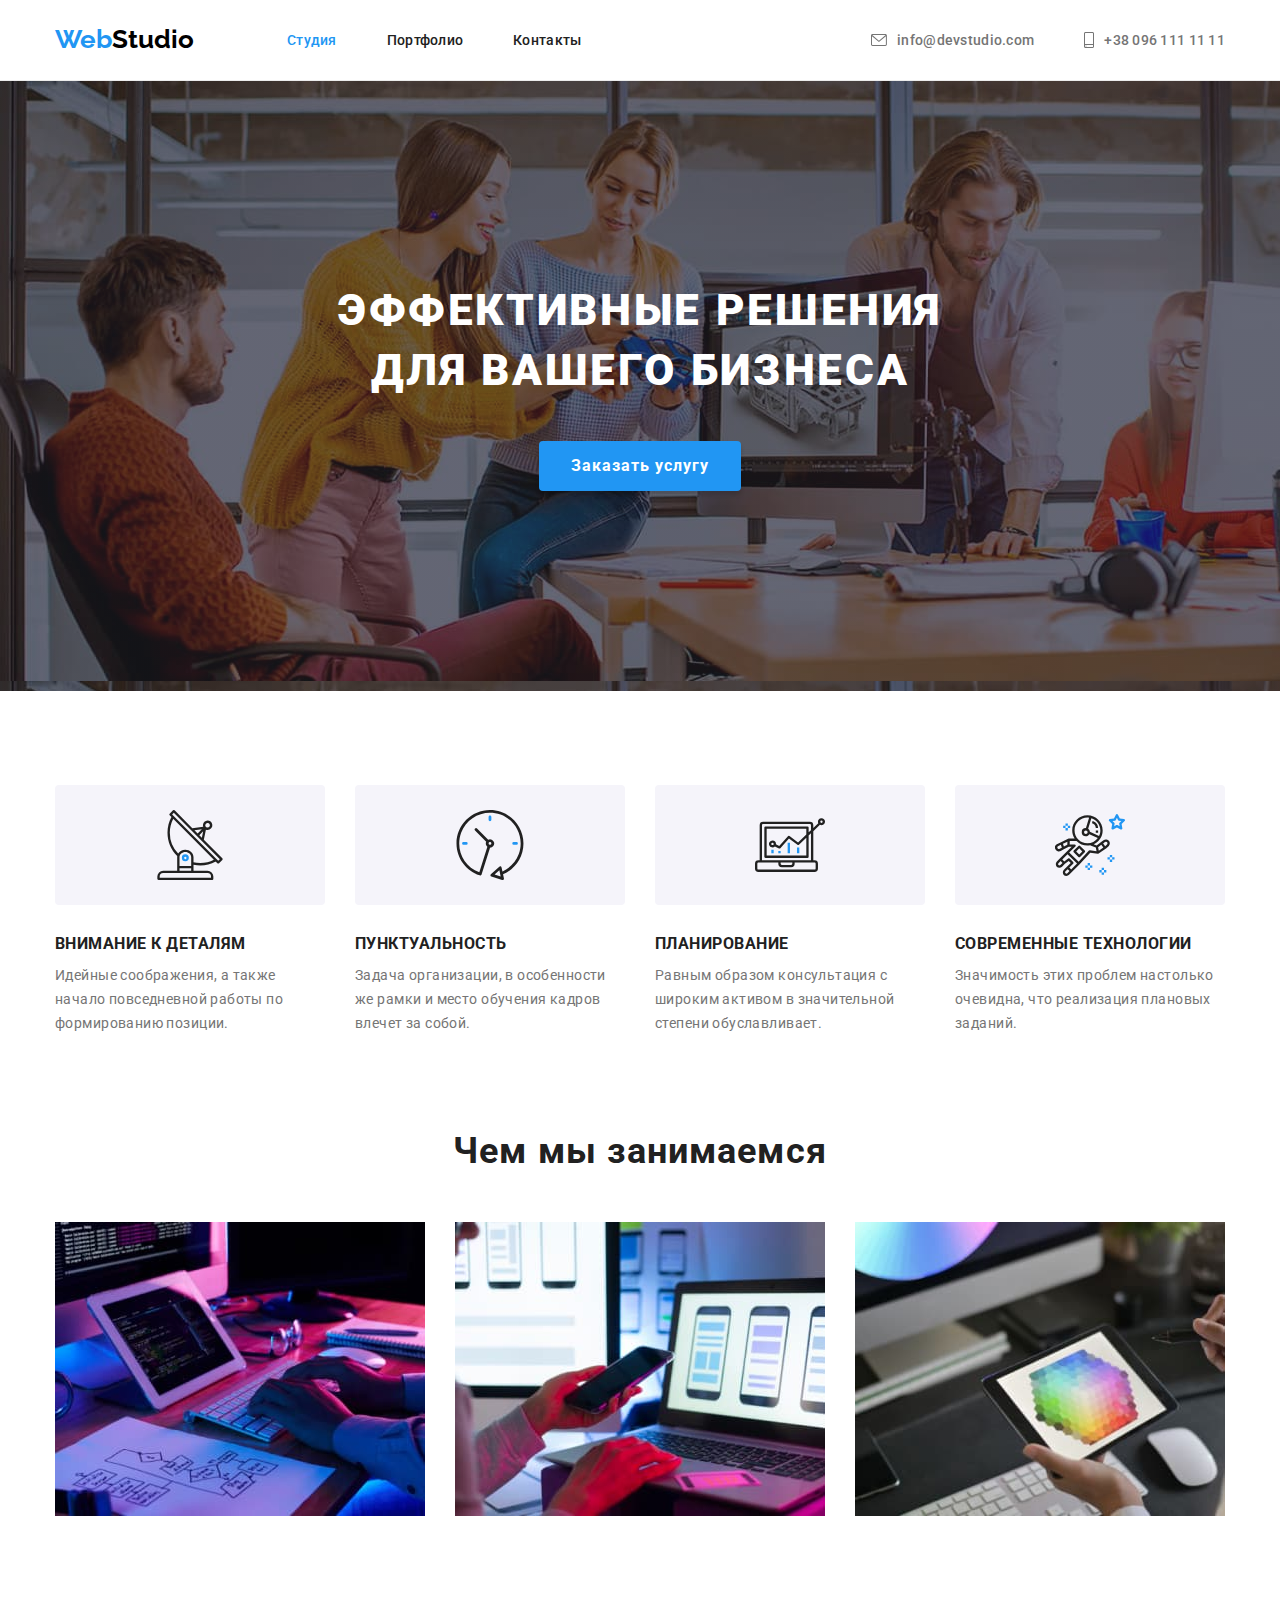
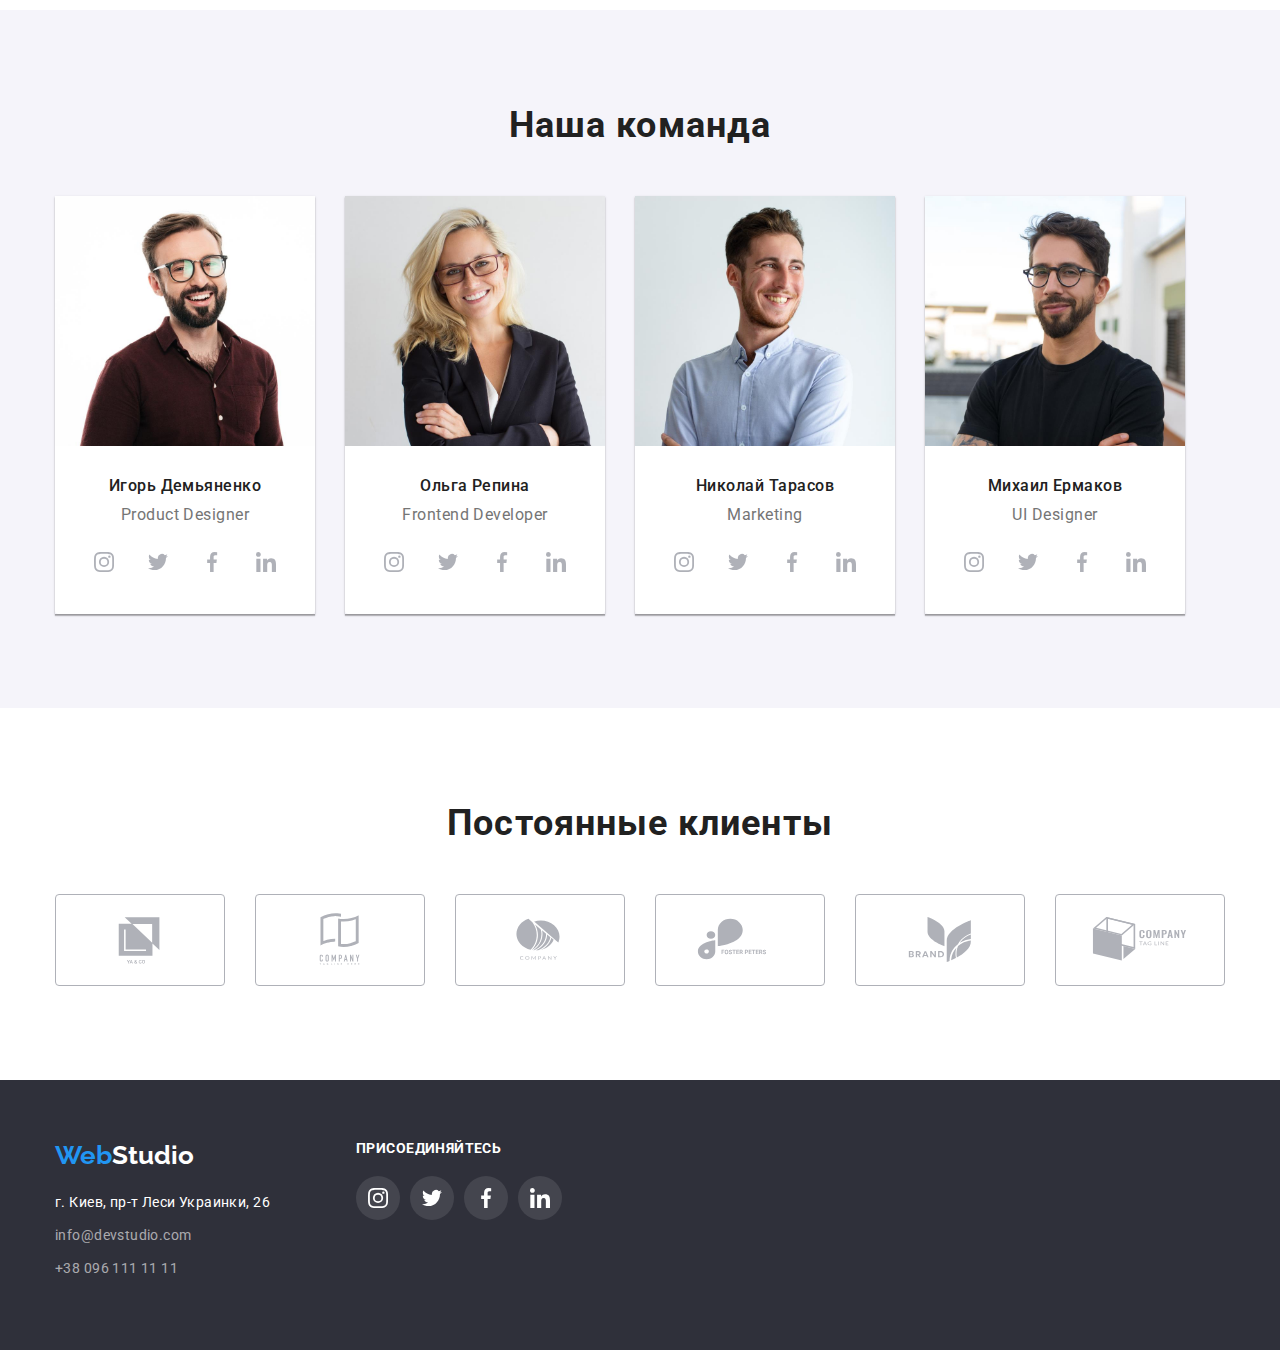
<file: index.html>
<!DOCTYPE html>
<html lang="ru">
<head>
    <meta charset="UTF-8">
    <meta http-equiv="X-UA-Compatible" content="IE=edge">
    <meta name="viewport" content="width=device-width, initial-scale=1.0">
    <title>WebStudio</title>
    <link rel="preconnect" href="https://fonts.gstatic.com">
    <link rel="stylesheet" href="https://fonts.googleapis.com/css2?family=Raleway:wght@700&family=Roboto:wght@400;500;700;900&display=swap">
    <link rel="stylesheet" href="https://cdnjs.cloudflare.com/ajax/libs/modern-normalize/1.0.0/modern-normalize.min.css" />
    <link rel="stylesheet" href="./css/styles.css"> 
</head>

<body>

    <header class="header">
        <div class="container main-nav">
            <!--<nav class="nav-menu"> -->
            <nav class="nav-list">
                <a class="logo link" href="./index.html"><span class="web">Web</span>Studio</a>  
                <ul class="site-list list">
                    <li class="item"><a href="./index.html" class="link current">Студия</a></li>
                    <li class="item"><a href="./portfolio.html" class="link">Портфолио</a></li>
                    <li class="item"><a href="" class="link">Контакты</a></li>
                </ul> 
            </nav>
            <ul class="contact-list list">
                <li class="item">
                    <a href="mailto:info@devstudio.com" class="link">
                        <svg class="e-mail-icon icon">
                            <use href="./images/symbol-defs.svg#icon-e-mail"></use>
                        </svg>
                        info@devstudio.com
                    </a>
                </li>
                <li class="item">
                    <a href="tel:+380961111111" class="link">
                        <svg class="smartphone-icon icon">
                            <use href="./images/symbol-defs.svg#icon-smartphone"></use>
                        </svg>
                        +38 096 111 11 11
                    </a>
                </li>
            </ul>
        </div>
    </header>

    <main>
        <!--hero--> 
        <section class="hero"> 
            <div class="container">
                <h1  class="title">Эффективные решения для вашего бизнеса</h1>
                <button type="button" class="order-service">Заказать услугу</button>
            </div>
        </section>
        <!-- Особенности -->
        <section class="features">
            <div class="container">
                <h2 class="title visually-hidden">Особенности</h2>
                <ul class="features-list list"> 
                    <li class="item">
                        <div class="features-svg">
                            <svg class="svg">
                                <use href="./images/symbol-defs.svg#icon-antenna"></use>
                            </svg>
                        </div>        
                        <h3 class="title">Внимание к деталям</h3>
                        <p class="text">Идейные соображения, а также начало повседневной работы по формированию позиции.</p>
                    </li>
                    <li class="item">
                        <div class="features-svg">
                            <svg class="svg">
                                <use href="./images/symbol-defs.svg#icon-clock"></use>
                            </svg>
                        </div>
                        <h3 class="title">Пунктуальность</h3>
                        <p class="text">Задача организации, в особенности же рамки и место обучения кадров влечет за собой.</p>
                    </li>
                    <li class="item">
                        <div class="features-svg">
                            <svg class="svg">
                                <use href="./images/symbol-defs.svg#icon-diagram"></use>
                            </svg>
                        </div>
                        <h3 class="title">Планирование</h3>
                        <p class="text">Равным образом консультация с широким активом в значительной степени обуславливает.</p>
                    </li>
                    <li class="item">
                        <div class="features-svg">
                            <svg class="svg">
                                <use href="./images/symbol-defs.svg#icon-astronaut"></use>
                            </svg>
                        </div>
                        <h3 class="title">Современные технологии</h3>
                        <p class="text">Значимость этих проблем настолько очевидна, что реализация плановых заданий.</p>
                    </li>
                </ul>
            </div>
        </section>
        <!-- Чем мы занимаемся-->
        <section class="activities">
            <div class="container">
                <h2 class="title">Чем мы занимаемся</h2>
                <ul class="activities-list list">
                    <li class="item"><img src="./images/box1.jpg" alt="Кодинг" width="294" class="img"></li>
                    <li class="item"><img src="./images/box2.jpg" alt="Адаптивная вертска" width="294" class="img"></li>
                    <li class="item"><img src="./images/box3.jpg" alt="Дизайн" width="294" class="img"></li>
                </ul>
            </div>
        </section>
        <!-- Наша команда-->
        <section class="team">
            <div class="container">
                <h2 class="title">Наша команда</h2>
                <ul class="team-list list">
                    <li class="item">
                        <div class="item-description">
                            <img src="./images/demianenko.jpg" alt="Игорь Демьяненко" width="260" class="img">
                            <div class="team-description">
                                <h3 class="title">Игорь Демьяненко</h3>
                                <p class="text">Product Designer</p>
                                <ul class="social list">
                                    <li class="item">
                                        <a href="" class="social-item link">
                                            <svg class="svg">
                                                <use href="./images/symbol-defs.svg#icon-instagram"></use>
                                            </svg>
                                        </a>
                                    </li>
                                    <li class="item">
                                        <a href="" class="social-item link">
                                            <svg class="svg">
                                                <use href="./images/symbol-defs.svg#icon-twitter"></use>
                                            </svg>
                                        </a>
                                    </li>
                                    <li class="item">
                                        <a href="" class="social-item link">
                                            <svg class="svg">
                                                <use href="./images/symbol-defs.svg#icon-facebook"></use>
                                            </svg>
                                        </a>
                                    </li>
                                    <li class="item">
                                        <a href="" class="social-item link">
                                            <svg class="svg">
                                                <use href="./images/symbol-defs.svg#icon-linkedin"></use>
                                            </svg>
                                        </a>
                                    </li>
                                </ul>
                            </div>
                        </div>
                    </li>
                    <li class="item">
                        <div class="item-description">
                            <img src="./images/repina.jpg" alt="Ольга Репина" width="260" class="img">
                            <div class="team-description">
                                <h3 class="title">Ольга Репина</h3>
                                <p class="text">Frontend Developer</p>
                                <ul class="social list">
                                    <li class="item">
                                        <a href="" class="social-item link">
                                            <svg class="svg">
                                                <use href="./images/symbol-defs.svg#icon-instagram"></use>
                                            </svg>
                                        </a>
                                    </li>
                                    <li class="item">
                                        <a href="" class="social-item link">
                                            <svg class="svg">
                                                <use href="./images/symbol-defs.svg#icon-twitter"></use>
                                            </svg>
                                        </a>
                                    </li>
                                    <li class="item">
                                        <a href="" class="social-item link">
                                            <svg class="svg">
                                                <use href="./images/symbol-defs.svg#icon-facebook"></use>
                                            </svg>
                                        </a>
                                    </li>
                                    <li class="item">
                                        <a href="" class="social-item link">
                                            <svg class="svg">
                                                <use href="./images/symbol-defs.svg#icon-linkedin"></use>
                                            </svg>
                                        </a>
                                    </li>
                                </ul>
                            </div>
                        </div>
                    </li>
                    <li class="item">
                        <div class="item-description">
                            <img src="./images/tarasov.jpg" alt="Николай Тарасов" width="260" class="img">
                            <div class="team-description">
                                <h3 class="title">Николай Тарасов</h3>
                                <p class="text">Marketing</p>
                                <ul class="social list">
                                    <li class="item">
                                        <a href="" class="social-item link">
                                            <svg class="svg">
                                                <use href="./images/symbol-defs.svg#icon-instagram"></use>
                                            </svg>
                                        </a>
                                    </li>
                                    <li class="item">
                                        <a href="" class="social-item  link">
                                            <svg class="svg">
                                                <use href="./images/symbol-defs.svg#icon-twitter"></use>
                                             </svg>
                                        </a>
                                    </li>
                                    <li class="item">
                                        <a href="" class="social-item link">
                                            <svg class="svg">
                                                <use href="./images/symbol-defs.svg#icon-facebook"></use>
                                            </svg>
                                        </a>
                                    </li>
                                    <li class="item">
                                        <a href="" class="social-item link">
                                            <svg class="svg">
                                                <use href="./images/symbol-defs.svg#icon-linkedin"></use>
                                            </svg>
                                        </a>
                                    </li>
                                </ul>
                            </div>
                        </div>
                    </li>
                    <li class="item">
                        <div class="item-description">
                            <img src="./images/ermakov.jpg" alt="Михаил Ермаков" width="260" class="img">
                            <div class="team-description">
                                <h3 class="title">Михаил Ермаков</h3>
                                <p class="text">UI Designer</p>
                                <ul class="social list">
                                    <li class="item">
                                        <a href="" class="social-item link">
                                            <svg class="svg">
                                                <use href="./images/symbol-defs.svg#icon-instagram"></use>
                                            </svg>
                                        </a>
                                    </li>
                                    <li class="item">
                                        <a href="" class="social-item link">
                                            <svg class="svg">
                                                <use href="./images/symbol-defs.svg#icon-twitter"></use>
                                            </svg>
                                        </a>
                                    </li>
                                    <li class="item">
                                        <a href="" class="social-item link">
                                            <svg class="svg">
                                                <use href="./images/symbol-defs.svg#icon-facebook"></use>
                                            </svg>
                                        </a>
                                    </li>
                                    <li class="item">
                                        <a href="" class="social-item link">
                                            <svg class="svg">
                                                <use href="./images/symbol-defs.svg#icon-linkedin"></use>
                                            </svg>
                                        </a>    
                                    </li>
                                </ul>
                            </div>
                        </div>
                    </li>
                </ul>
        </div>
        </section>

        <!-- постоянные клиенты-->
        <section class="regular-customers">
            <div class="container">
                <h2 class="title">Постоянные клиенты</h2>
                <ul class="customers list">
                    <li class="item">
                        <a href="" class="link">
                            <svg class="svg">
                                <use href="./images/symbol-defs.svg#icon-company1"></use>
                            </svg>
                        </a>
                    </li>
                    <li class="item">
                        <a href="" class="link">
                            <svg class="svg">
                                <use href="./images/symbol-defs.svg#icon-company2"></use>
                            </svg>
                        </a>
                    </li>
                    <li class="item">
                        <a href="" class="link">
                            <svg class="svg">
                                <use href="./images/symbol-defs.svg#icon-company3"></use>
                            </svg>
                        </a>
                    </li>
                    <li class="item">
                        <a href="" class="link">
                            <svg class="svg">
                                <use href="./images/symbol-defs.svg#icon-company4"></use>
                            </svg>
                        </a>
                    </li>
                    <li class="item">
                        <a href="" class="link">
                            <svg class="svg">
                                <use href="./images/symbol-defs.svg#icon-company5"></use>
                            </svg>
                        </a>
                    </li>
                    <li class="item">
                        <a href="" class="link">
                            <svg class="svg">
                                <use href="./images/symbol-defs.svg#icon-company6"></use>
                            </svg>
                        </a>
                    </li>
                </ul>
            </div>
        </section>

    </main>

    <footer class="footer">
        <div class="container">
            <div class="column-1">
                <a href="./index.html" class="logo link"><span class="web">Web</span>Studio</a>
                <address class="footer-address">
                    <p class="item-address">г. Киев, пр-т Леси Украинки, 26</p>
                    <ul class="footer-address-list">
                        <li class="item"><a href="mailto:info@devstudio.com" class="link">info@devstudio.com</a></li>
                        <li class="item"><a href="tel:+380961111111" class=" link">+38 096 111 11 11</a></li>
                    </ul>
                </address>
            </div>
            <div class="column-2">
                <p class="text">присоединяйтесь</p>
                <ul class="social-list list">
                    <li class="social-item">
                        <a href="" class="social-link link">
                            <svg class="footer-svg">
                                <use href="./images/symbol-defs.svg#icon-instagram"></use>
                            </svg>
                        </a>
                    </li>
                    <li class="social-item">
                        <a href="" class="social-link link">
                            <svg class="footer-svg">
                                <use href="./images/symbol-defs.svg#icon-twitter"></use>
                            </svg>
                        </a>
                    </li>
                    <li class="social-item">
                        <a href="" class="social-link link">
                            <svg class="footer-svg">
                                <use href="./images/symbol-defs.svg#icon-facebook"></use>
                            </svg>
                        </a>
                    </li>
                    <li class="social-item">
                        <a href="" class="social-link link">
                            <svg class="footer-svg">
                                <use href="./images/symbol-defs.svg#icon-linkedin"></use>
                            </svg>
                        </a>
                    </li>
                </ul>
            </div>    
        </div>
    </footer>

</body>
</html>
</file>
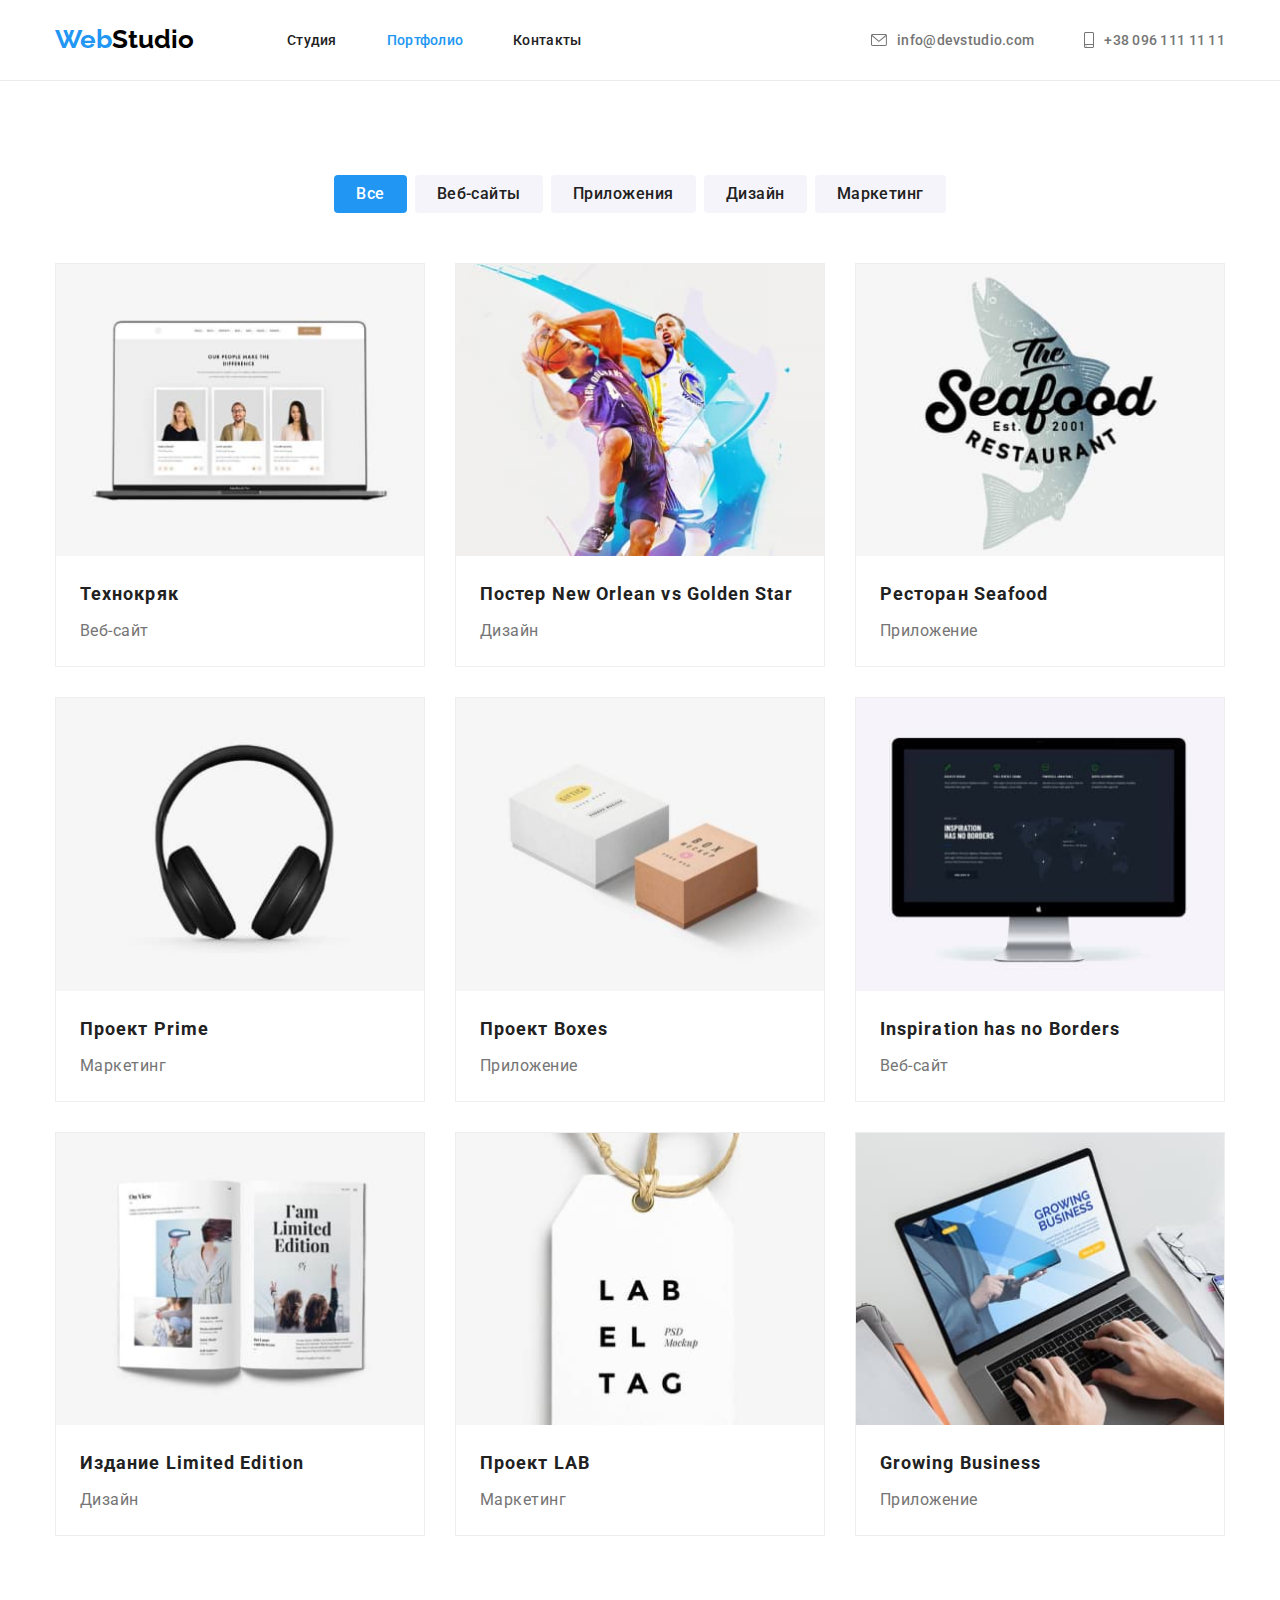
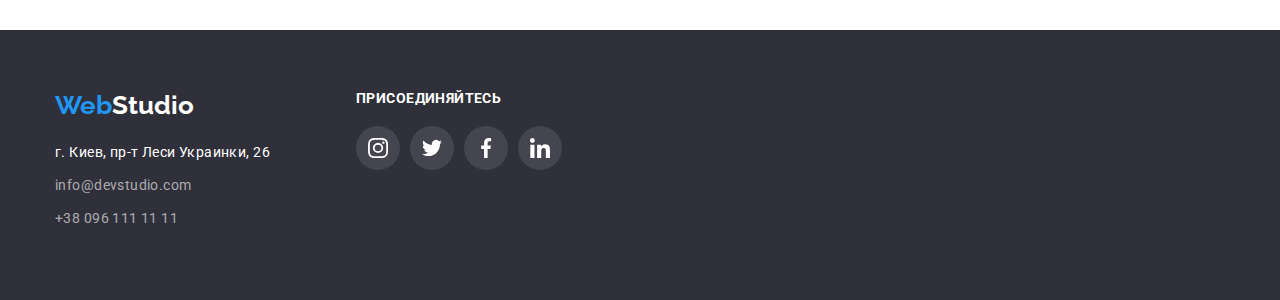
<file: portfolio.html>
<!DOCTYPE html>
<html lang="ru">
<head>
    <meta charset="UTF-8">
    <meta http-equiv="X-UA-Compatible" content="IE=edge">
    <meta name="viewport" content="width=device-width, initial-scale=1.0">
    <title>Портфолио</title>
    <link rel="preconnect" href="https://fonts.gstatic.com">
    <link rel="stylesheet" href="https://fonts.googleapis.com/css2?family=Raleway:wght@700&family=Roboto:wght@400;500;700;900&display=swap">
    <link rel="stylesheet" href="https://cdnjs.cloudflare.com/ajax/libs/modern-normalize/1.0.0/modern-normalize.min.css" />
    <link rel="stylesheet" href="./css/styles.css">
</head>

<body>
    <header class="header">
        <div class="container main-nav">
            <!--<nav class="nav-menu"> -->
            <nav class="nav-list">
                <a class="logo link" href="./index.html"><span class="web">Web</span>Studio</a>
                <ul class="site-list list">
                    <li class="item"><a href="./index.html" class="link">Студия</a></li>
                    <li class="item"><a href="./portfolio.html" class="link current">Портфолио</a></li>
                    <li class="item"><a href="" class="link">Контакты</a></li>
                </ul>
            </nav>
            <ul class="contact-list list">
                <li class="item">
                    <a href="mailto:info@devstudio.com" class="link">
                        <svg class="e-mail-icon icon">
                            <use href="./images/symbol-defs.svg#icon-e-mail"></use>
                        </svg>
                        info@devstudio.com
                    </a>
                </li>
                <li class="item">
                    <a href="tel:+380961111111" class="link">
                        <svg class="smartphone-icon icon">
                            <use href="./images/symbol-defs.svg#icon-smartphone"></use>
                        </svg>
                        +38 096 111 11 11
                    </a>
                </li>
            </ul>
        </div>
    </header>

    <main>
        <section class="portfolio">
            <div class="container">
                <h2 class="title visually-hidden">Портфолио</h2>
                <ul class="filters list">
                    <li class="item"><button type="button" class="filters-button active">Все</button></li>
                    <li class="item"><button type="button" class="filters-button">Веб-сайты</button></li>
                    <li class="item"><button type="button" class="filters-button">Приложения</button></li>
                    <li class="item"><button type="button" class="filters-button">Дизайн</button></li>
                    <li class="item"><button type="button" class="filters-button">Маркетинг</button></li>
                </ul>
                <ul class="projects list">
                    <li class="item">
                        <a href="" class="link">
                            <img src="./images/tehnokryak.jpg" alt="Технокряк" width="370" class="img">
                            <div class="projects-description">
                                <h3 class="title">Технокряк</h3>
                                <p class="text">Веб-сайт</p>
                            </div>    
                        </a>
                    </li>
                    <li class="item">
                        <a href="" class="link">
                            <img src="./images/newOrlean.jpg" alt="Постер New Orlean vs Golden Star" width="370" class="img">
                            <div class="projects-description">
                                <h3 class="title">Постер New Orlean vs Golden Star</h3>
                                <p class="text">Дизайн</p>
                            </div>
                        </a>
                    </li>
                    <li class="item">
                        <a href="" class="link">
                            <img src="./images/seafood.jpg" alt="Ресторан Seafood" width="370" class="img">
                            <div class="projects-description">
                                <h3 class="title">Ресторан Seafood</h3>
                                <p class="text">Приложение</p>
                            </div>
                        </a>
                    </li>
                    <li class="item">
                        <a href="" class="link">
                            <img src="./images/prime.jpg" alt="Проект Prime" width="370" class="img">
                            <div class="projects-description">
                                <h3 class="title">Проект Prime</h3>
                                <p class="text">Маркетинг</p>
                            </div>
                        </a>
                    </li>
                    <li class="item">
                        <a href="" class="link">
                            <img src="./images/Boxes.jpg" alt="Проект Boxes" width="370" class="img">
                            <div class="projects-description">
                                <h3 class="title">Проект Boxes</h3>
                                <p class="text">Приложение</p>
                            </div>
                        </a>
                    </li>
                    <li class="item">
                        <a href="" class="link">
                            <img src="./images/inspirationHasNoBorders.jpg" alt="Inspiration has no Borders" width="370" class="img">
                            <div class="projects-description">
                                <h3 class="title">Inspiration has no Borders</h3>
                                <p class="text">Веб-сайт</p>
                            </div>
                        </a>
                    </li>
                    <li class="item">
                        <a href="" class="link">
                            <img src="./images/limitedEdition.jpg" alt="Издание Limited Edition" width="370" class="img">
                            <div class="projects-description">
                                <h3 class="title">Издание Limited Edition</h3>
                                <p class="text">Дизайн</p>
                            </div>
                        </a>
                    </li>
                    <li class="item">
                        <a href="" class="link">
                            <img src="./images/lab.jpg" alt="Проект LAB" width="370" class="img">
                            <div class="projects-description">
                                <h3 class="title">Проект LAB</h3>
                                <p class="text">Маркетинг</p>
                            </div>
                        </a>
                    </li>
                    <li class="item">
                        <a href="" class="link">
                            <img src="./images/growingBusiness.jpg" alt="Growing Business" width="370" class="img">
                            <div class="projects-description">
                                <h3 class="title">Growing Business</h3>
                                <p class="text">Приложение</p>
                            </div>    
                        </a>
                    </li>
                </ul>
            </div>        
        </section>    
    </main>

    <footer class="footer">
        <div class="container">
            <div class="column-1">
                <a href="./index.html" class="logo link"><span class="web">Web</span>Studio</a>
                <address class="footer-address">
                    <p class="item-address">г. Киев, пр-т Леси Украинки, 26</p>
                    <ul class="footer-address-list">
                        <li class="item"><a href="mailto:info@devstudio.com" class="link">info@devstudio.com</a></li>
                        <li class="item"><a href="tel:+380961111111" class=" link">+38 096 111 11 11</a></li>
                    </ul>
                </address>
            </div>
            <div class="column-2">
                <p class="text">присоединяйтесь</p>
                <ul class="social-list list">
                    <li class="social-item">
                        <a href="" class="social-link link">
                            <svg class="footer-svg">
                                <use href="./images/symbol-defs.svg#icon-instagram"></use>
                            </svg>
                        </a>
                    </li>
                    <li class="social-item">
                        <a href="" class="social-link link">
                            <svg class="footer-svg">
                                <use href="./images/symbol-defs.svg#icon-twitter"></use>
                            </svg>
                        </a>
                    </li>
                    <li class="social-item">
                        <a href="" class="social-link link">
                            <svg class="footer-svg">
                                <use href="./images/symbol-defs.svg#icon-facebook"></use>
                            </svg>
                        </a>
                    </li>
                    <li class="social-item">
                        <a href="" class="social-link link">
                            <svg class="footer-svg">
                                <use href="./images/symbol-defs.svg#icon-linkedin"></use>
                            </svg>
                        </a>
                    </li>
                </ul>
            </div>    
        </div>
    </footer>

</body>
</html>
</file>
<file: css/styles.css>
:root {
  --primery-text-color: #757575;
  --title-text-color: #212121;
  --accent-color: #2196f3;
  --bg-color: #2f303a;
  --white-color: #ffffff;
  --accent-color-button: #188ce8;
  --bg-color-section: #f5f4fa;
  --black-color: #000000;
  --address-color: rgba(255, 255, 255, 0.6);
  --border-color: #ececec;
  --border-color-item: #eeeeee;
  --bg-color-item: #f5f4fa;
  --bg-color-hero: #c4c4c4;
  --bg-icon: #afb1b8;
  --bg-white-transparency: rgba(255, 255, 255, 0.1);
  --font-family-logo: raleway, sans-serif;
  --primery-font-family: roboto, sans-serif;
}

html {
  box-sizing: border-box;
}

*::before,
*::after {
  box-sizing: inherit;
}

body {
  font-family: var(--primery-font-family);
  background: var(--white-color);
  color: var(--primery-text-color);
}

h1,
h2,
h3,
h4,
h5,
h6,
p {
  margin-top: 0px;
  margin-bottom: 0px;
}

.container {
  width: 1200px;
  padding-right: 15px;
  padding-left: 15px;
  margin-left: auto;
  margin-right: auto;
}

.title {
  font-weight: 700;
  letter-spacing: 0.03em;
  color: var(--title-text-color);
}

.text {
  font-weight: 400;
  letter-spacing: 0.03em;
  color: var(--primery-text-color);
}
.list {
  margin: 0px;
  padding: 0px;
  list-style: none;
}

.link {
  text-decoration: none;
  cursor: pointer;
}

.visually-hidden {
  position: absolute;
  width: 1px;
  height: 1px;
  margin: -1px;
  border: 0;
  padding: 0;

  white-space: nowrap;
  clip-path: inset(100%);
  clip: rect(0 0 0 0);
  overflow: hidden;
}

/* header */

.main-nav,
.nav-list,
.contact-list,
.site-list {
  display: flex;
  align-items: center;
}

.header {
  border-bottom: 1px solid var(--border-color);
}

.logo {
  font-family: var(--font-family-logo);
  font-weight: 700;
  font-size: 26px;
  line-height: 1.192;
  text-align: left;
  color: var(--black-color);
}

.nav-list .logo {
  margin-right: 93px;
  padding-top: 24px;
  padding-bottom: 25px;
}

.logo .web {
  color: var(--accent-color);
}

.site-list,
.contact-list {
  font-weight: 500;
  font-size: 14px;
  line-height: 1.143;
  letter-spacing: 0.02em;
  text-align: left;
}

.site-list .item:not(:last-child),
.contact-list .item:not(:last-child) {
  margin-right: 50px;
}

.contact-list .link,
.site-list .link {
  display: block;
  padding-top: 32px;
  padding-bottom: 32px;

  color: var(--title-text-color);
}

.contact-list {
  margin-left: auto;
}

.contact-list .link {
  color: var(--primery-text-color);
}

.contact-list .e-mail-icon,
.contact-list .smartphone-icon {
  margin-right: 10px;
  fill: currentColor;
}

.contact-list .link {
  display: flex;
  align-items: center;
}

.contact-list .e-mail-icon {
  width: 16px;
  height: 12px;
}

.contact-list .smartphone-icon {
  width: 10px;
  height: 16px;
}

.contact-list .link {
  color: var(--primery-text-color);
}

.site-list .link:hover,
.site-list .link:focus,
.site-list .link:active,
.contact-list .link:hover,
.contact-list .link:focus,
.contact-list .link:active {
  color: var(--accent-color);
}

.site-list .current {
  color: var(--accent-color);
}

/* main */

/* hero*/

.hero {
  max-width: 1600px;
  background-color: var(--bg-color-hero);
  background-image: linear-gradient(to right, rgba(47, 48, 58, 0.4), rgba(47, 48, 58, 0.4)),
    url('../images/img-hover.jpg');
  margin-left: auto;
  margin-right: auto;
  padding-top: 200px;
  padding-bottom: 200px;
}

.hero .container {
  text-align: center;
}

.hero .title {
  margin-bottom: 40px;
  width: 696px;
  margin-right: auto;
  margin-left: auto;

  font-weight: 900;
  font-size: 44px;
  line-height: 1.363;
  letter-spacing: 0.06em;
  text-transform: uppercase;

  color: var(--white-color);
}

.hero .order-service {
  border-style: none;
  border-radius: 4px;
  padding-right: 32px;
  padding-left: 32px;
  padding-top: 10px;
  padding-bottom: 10px;
  min-width: 200px;

  font-family: var(--primery-font-family);
  font-style: normal;
  font-weight: 700;
  font-size: 16px;
  line-height: 1.875;
  letter-spacing: 0.06em;
  color: var(--white-color);
  background-color: var(--accent-color);

  box-shadow: 0px 4px 4px rgba(0, 0, 0, 0.15);

  cursor: pointer;
}

.hero .order-service:hover,
.hero .order-service:focus,
.hero .order-service:active {
  background-color: var(--accent-color-button);
}

/* features */
.features {
  padding-top: 94px;
  padding-bottom: 94px;
}

.features .features-list {
  display: flex;

  font-size: 14px;
  text-align: left;
  letter-spacing: 0.03em;
}

.features-list .item {
  width: 270px;
}

.features .title {
  margin-bottom: 10px;
  line-height: 1.143;
  text-transform: uppercase;
}

.features .text {
  margin-top: 0px;
  margin-bottom: 0px;

  line-height: 1.714;
}

.features-svg {
  display: flex;
  justify-content: center;
  align-items: center;
  margin-bottom: 30px;

  width: 100%;
  height: 120px;
  border-radius: 4px;
  background-color: var(--bg-color-item);
}

.features-svg .svg {
  height: 70px;
  max-width: 70px;
}

.features-list .item:not(:last-child) {
  margin-right: 30px;
}

/* activities */
.activities {
  padding-bottom: 94px;
}

.activities .title {
  margin-bottom: 50px;

  font-size: 36px;
  line-height: 1.167;
  text-align: center;
}

.activities .activities-list {
  display: flex;
}

.activities-list .item + .item {
  margin-left: 30px;
}

.activities-list .img {
  display: block;
  width: 370px;
}

/* team */
.team {
  background-color: var(--bg-color-section);
  text-align: center;
  padding-top: 94px;
  padding-bottom: 94px;
}

.team .title {
  margin-bottom: 50px;

  font-size: 36px;
  line-height: 1.171;
}

.team .team-list {
  display: flex;

  width: 270px;
  font-size: 16px;
}

.team-list > .item {
  box-shadow: 0px 1px 3px rgba(0, 0, 0, 0.12), 0px 1px 1px rgba(0, 0, 0, 0.14),
    0px 2px 1px rgba(0, 0, 0, 0.2);
}

.team-list .item:not(:last-child) {
  margin-right: 30px;
}

.team-list .item-description {
  border-bottom-right-radius: 4px;
  border-bottom-left-radius: 4px;

  background-color: var(--white-color);
}

.team .img {
  display: block;
}

.team-list .team-description {
  padding-top: 30px;
  padding-bottom: 30px;
}

.team-list .title {
  margin-bottom: 10px;

  font-weight: 500;
  line-height: 1.188;
  font-size: 16px;
}

.team-list .text {
  margin-bottom: 16px;
  margin-top: 0px;

  font-weight: 400;
  line-height: 1.188;
  font-size: 16px;
}

.team-description .social {
  display: flex;
  align-items: center;
  justify-content: center;
}

.social .item:not(:last-child) {
  margin-right: 10px;
}

.social-item {
  display: flex;
  justify-content: center;
  align-items: center;
  width: 44px;
  height: 44px;
  border-radius: 50%;

  color: var(--bg-icon);
}

.social .svg {
  width: 20px;
  height: 20px;
  fill: currentColor;
}

.social-item:focus,
.social-item:hover,
.social-item:active {
  border-radius: 50%;
  color: var(--white-color);
  background-color: var(--accent-color);
}

/* regular-customers*/

.regular-customers {
  text-align: center;
  padding-top: 94px;
  padding-bottom: 94px;
}

.regular-customers .title {
  margin-bottom: 50px;

  font-size: 36px;
  line-height: 1.171;
}

.regular-customers .customers {
  display: flex;
  justify-content: center;
}

.regular-customers .item {
  width: 170px;
  height: 92px;
}

.regular-customers .link {
  display: flex;
  justify-content: center;
  align-items: center;
  color: var(--bg-icon);
  width: 100%;
  height: 100%;
  border: 1px solid var(--bg-icon);
  border-radius: 4px;
}

.regular-customers .item:not(:last-child) {
  margin-right: 30px;
}

.regular-customers .svg {
  width: 106px;
  height: 60px;
  fill: currentColor;
}

.regular-customers .link:hover,
.regular-customers .link:focus,
.regular-customers .link:active {
  border: 1px solid var(--accent-color);
  color: var(--accent-color);
  border-radius: 4px;
  cursor: pointer;
}

/* footer*/

.footer {
  background-color: var(--bg-color);
  padding-top: 60px;
  padding-bottom: 60px;
}

.footer .container {
  display: flex;
}

.footer .column-1 {
  margin-right: 70px;
}

.footer .logo {
  display: block;
  margin-bottom: 20px;

  color: var(--white-color);
}

.footer-address-list,
.item-address {
  padding-left: 0px;
  margin-top: 0px;
  margin-bottom: 9px;

  font-weight: 400;
  font-size: 14px;
  line-height: 1.714;
  text-align: left;
  letter-spacing: 0.03em;
  font-style: normal;
  list-style: none;
}

.footer-address {
  width: 231px;
}

.footer-address .item-address {
  color: var(--white-color);
}

.footer-address-list .link {
  display: block;
  color: var(--address-color);
  text-decoration: none;
}

.footer-address-list .item:not(:last-child) {
  margin-bottom: 9px;
}

.footer-address-list .link:hover,
.footer-address-list .link:focus,
.footer-address-list .link:active {
  color: var(--accent-color);
}

.footer .text {
  margin-bottom: 20px;

  font-style: normal;
  font-weight: 700;
  font-size: 14px;
  line-height: 1.142;
  letter-spacing: 0.03em;
  text-transform: uppercase;
  text-align: left;
  color: var(--white-color);
}

.footer .social-list {
  display: flex;
  align-items: center;
  justify-content: center;
}

.footer .social-item {
  width: 44px;
  height: 44px;
}

.footer .social-link {
  display: flex;
  justify-content: center;
  align-items: center;
  width: 100%;
  height: 100%;
  border-radius: 50%;

  color: var(--white-color);
  background-color: var(--bg-white-transparency);
}

.social-list .footer-svg {
  width: 20px;
  height: 20px;
  fill: currentColor;
}

.social-list .social-item:not(:last-child) {
  margin-right: 10px;
}

.footer .social-link:hover,
.footer .social-link:focus,
.footer .social-link:active {
  background-color: var(--accent-color);
  border-radius: 50%;
  color: var(--white-color);
}

/* PORTFOLIO*/

.portfolio {
  padding-top: 94px;
  padding-bottom: 94px;
}

.portfolio .filters,
.portfolio .projects {
  display: flex;
  margin-top: 0px;
  margin-bottom: 0px;
  padding-left: 0px;
}

.portfolio .filters {
  justify-content: center;
  margin-bottom: 50px;
}

.filters .item:not(:last-child) {
  margin-right: 8px;
}

.portfolio .filters-button {
  padding-top: 6px;
  padding-right: 22px;
  padding-bottom: 6px;
  padding-left: 22px;
  border-radius: 4px;

  font-family: var(--primery-font-family);
  font-weight: 500;
  font-size: 16px;
  line-height: 1.625;
  text-align: center;
  letter-spacing: 0.03em;
  color: var(--title-text-color);
  background-color: var(--bg-color-section);
  border-style: none;
  cursor: pointer;
}

.portfolio .filters-button:hover,
.portfolio .filters-button:focus,
.portfolio .filters-button:active {
  color: var(--white-color);
  background-color: var(--accent-color);
  box-shadow: 0px 3px 1px rgba(0, 0, 0, 0.1), 0px 1px 2px rgba(0, 0, 0, 0.08),
    0px 2px 2px rgba(0, 0, 0, 0.12);
}

.filters .active {
  background-color: var(--accent-color);
  color: var(--white-color);
}

.portfolio .projects {
  flex-wrap: wrap;
}

.projects .item {
  margin-bottom: 30px;
  margin-right: 30px;

  width: 370px;
}

.projects .item:nth-last-child(-n + 3) {
  margin-bottom: 0px;
}
.projects .item:nth-child(3n) {
  margin-right: 0px;
}

.projects .link {
  display: block;
  width: 100%;
  border: 1px solid var(--border-color-item);
}

.projects .img {
  display: block;
  max-width: 100%;
  height: auto;
  object-fit: cover;
}

.projects .link:hover,
.projects .link:focus,
.projects .link:active {
  box-shadow: 0px 1px 1px rgba(0, 0, 0, 0.12), 0px 4px 4px rgba(0, 0, 0, 0.06),
    1px 4px 6px rgba(0, 0, 0, 0.16);
}

.projects .projects-description {
  padding-top: 20px;
  padding-right: 24px;
  padding-bottom: 20px;
  padding-left: 24px;

  text-align: left;
}

.projects .title {
  margin-bottom: 4px;

  font-size: 18px;
  line-height: 2;
  letter-spacing: 0.06em;
}

.projects .text {
  margin-top: 0px;
  margin-bottom: 0px;

  font-size: 16px;
  line-height: 1.875;
  letter-spacing: 0.03em;
  color: var(--primery-text-color);
}
</file>
